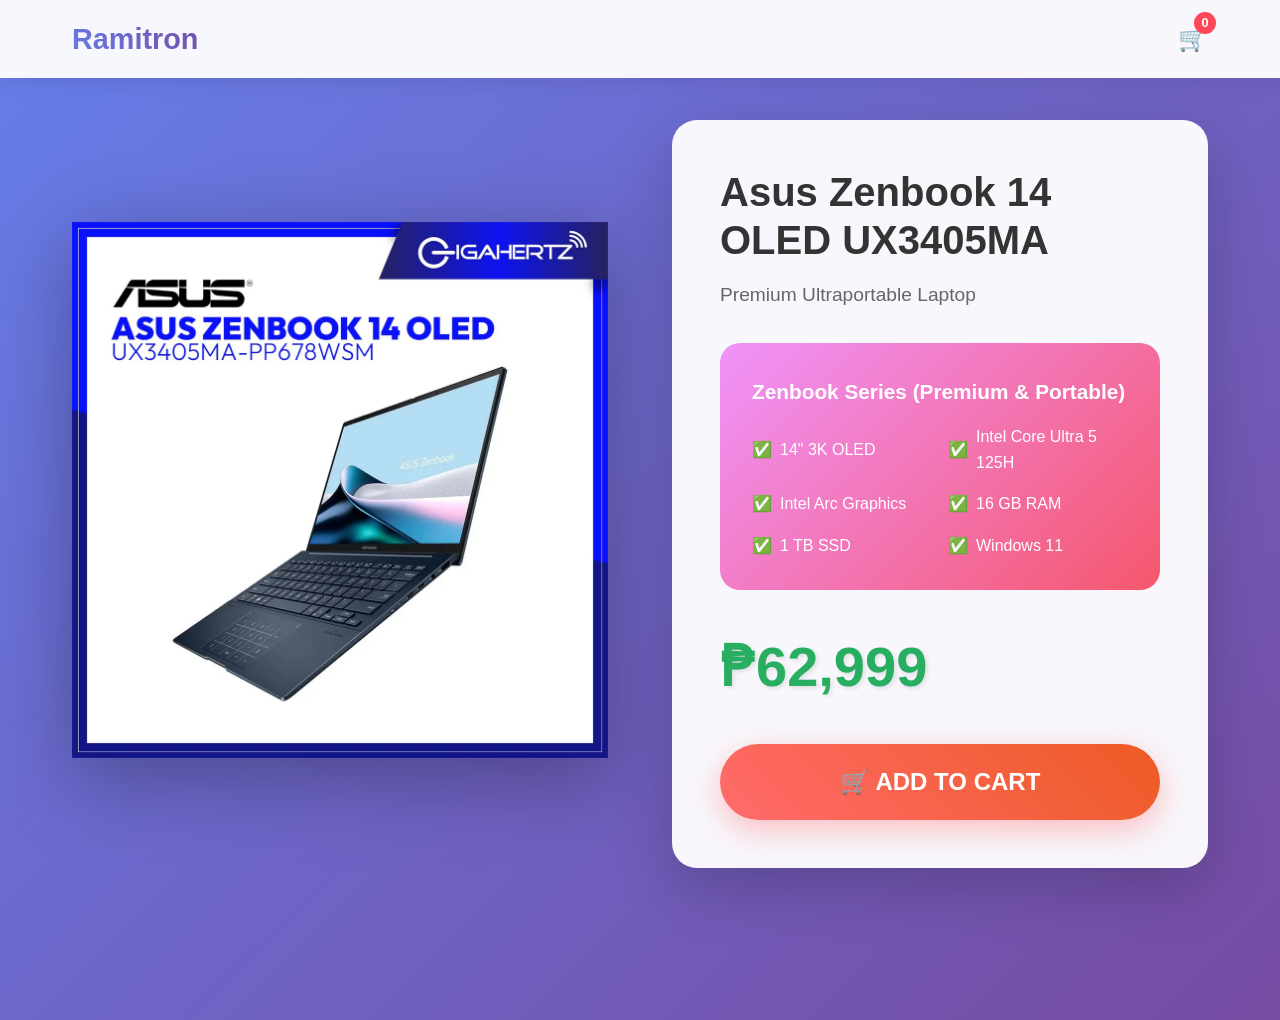
<file: A02/index.html>
<!DOCTYPE html>
<html lang="en">

<head>
    <meta charset="UTF-8">
    <meta name="viewport" content="width=device-width, initial-scale=1.0">
    <title>Ramitron - Asus Zenbook 14 OLED</title>
    <style>
        * {
            margin: 0;
            padding: 0;
            box-sizing: border-box;
        }

        body {
            font-family: 'Arial', sans-serif;
            line-height: 1.6;
            color: #333;
            background: linear-gradient(135deg, #667eea 0%, #764ba2 100%);
            min-height: 100vh;
        }

        header {
            background: rgba(255, 255, 255, 0.95);
            backdrop-filter: blur(10px);
            padding: 1rem 0;
            position: fixed;
            width: 100%;
            top: 0;
            z-index: 1000;
            box-shadow: 0 2px 20px rgba(0, 0, 0, 0.1);
        }

        nav {
            max-width: 1200px;
            margin: 0 auto;
            display: flex;
            justify-content: space-between;
            align-items: center;
            padding: 0 2rem;
        }

        .logo {
            font-size: 1.8rem;
            font-weight: bold;
            background: linear-gradient(45deg, #667eea, #764ba2);
            -webkit-background-clip: text;
            -webkit-text-fill-color: transparent;
            background-clip: text;
        }

        .cart {
            position: relative;
            cursor: pointer;
            font-size: 1.5rem;
        }

        .cart-count {
            position: absolute;
            top: -8px;
            right: -8px;
            background: #ff4757;
            color: white;
            border-radius: 50%;
            width: 22px;
            height: 22px;
            font-size: 0.8rem;
            display: flex;
            align-items: center;
            justify-content: center;
            font-weight: bold;
        }

        .hero {
            max-width: 1200px;
            margin: 120px auto 0;
            padding: 0 2rem;
            display: grid;
            grid-template-columns: 1fr 1fr;
            gap: 4rem;
            align-items: center;
            min-height: 70vh;
        }

        .product-image {
            text-align: center;
        }

       
        .laptop-img {
            width: 100%;
            max-width: 550px;
            height: auto;
            filter: drop-shadow(0 20px 40px rgba(0, 0, 0, 0.3));
           
        }

        @keyframes float {
            0%, 100% { transform: translateY(0px); }
            50% { transform: translateY(-20px); }
        }

        .product-info {
            background: rgba(255, 255, 255, 0.95);
            backdrop-filter: blur(20px);
            padding: 3rem;
            border-radius: 25px;
            box-shadow: 0 20px 60px rgba(0, 0, 0, 0.2);
        }

        .product-title {
            font-size: 2.5rem;
            margin-bottom: 1rem;
            color: #333;
            line-height: 1.2;
        }

        .product-subtitle {
            font-size: 1.2rem;
            color: #666;
            margin-bottom: 2rem;
        }

        .specs {
            background: linear-gradient(135deg, #f093fb 0%, #f5576c 100%);
            color: white;
            padding: 2rem;
            border-radius: 20px;
            margin: 2rem 0;
        }

        .specs h3 {
            margin-bottom: 1rem;
            font-size: 1.3rem;
        }

        .specs ul {
            list-style: none;
            display: grid;
            grid-template-columns: 1fr 1fr;
            gap: 1rem;
        }

        .specs li {
            display: flex;
            align-items: center;
            font-size: 1rem;
        }

        .specs li::before {
            content: "✅";
            margin-right: 0.5rem;
        }

        .product-price {
            font-size: 3.5rem;
            font-weight: bold;
            color: #27ae60;
            margin: 2rem 0;
            text-shadow: 2px 2px 4px rgba(0, 0, 0, 0.1);
        }

        .buy-btn {
            width: 100%;
            background: linear-gradient(45deg, #ff6b6b 0%, #ee5a24 100%);
            color: white;
            border: none;
            padding: 1.5rem;
            border-radius: 50px;
            font-size: 1.5rem;
            font-weight: bold;
            cursor: pointer;
            transition: all 0.3s;
            box-shadow: 0 10px 30px rgba(255, 107, 107, 0.4);
            text-transform: uppercase;
        }

        .buy-btn:hover {
            transform: translateY(-5px);
            box-shadow: 0 20px 40px rgba(255, 107, 107, 0.6);
        }

        .cart-modal {
            display: none;
            position: fixed;
            top: 0;
            left: 0;
            width: 100%;
            height: 100%;
            background: rgba(0, 0, 0, 0.9);
            z-index: 2000;
            backdrop-filter: blur(10px);
        }

        .cart-content {
            position: absolute;
            top: 50%;
            left: 50%;
            transform: translate(-50%, -50%);
            background: linear-gradient(135deg, #667eea 0%, #764ba2 100%);
            color: white;
            padding: 3rem;
            border-radius: 25px;
            max-width: 500px;
            width: 90%;
            text-align: center;
        }

        .close-cart {
            position: absolute;
            top: 1rem;
            right: 1.5rem;
            font-size: 2.5rem;
            cursor: pointer;
            color: white;
        }

        .cart-item {
            background: rgba(255, 255, 255, 0.2);
            padding: 2rem;
            border-radius: 15px;
            margin: 2rem 0;
        }

        .quantity-controls {
            display: flex;
            align-items: center;
            justify-content: center;
            gap: 1rem;
            margin: 1rem 0;
        }

        .quantity-btn {
            background: rgba(255, 255, 255, 0.3);
            border: none;
            width: 40px;
            height: 40px;
            border-radius: 50%;
            font-size: 1.2rem;
            cursor: pointer;
            color: white;
        }

        .total {
            font-size: 2rem;
            font-weight: bold;
            margin: 2rem 0;
            color: #ffd700;
        }

        .checkout-btn {
            width: 100%;
            background: linear-gradient(45deg, #27ae60 0%, #2ecc71 100%);
            color: white;
            border: none;
            padding: 1.5rem;
            border-radius: 50px;
            font-size: 1.2rem;
            font-weight: bold;
            cursor: pointer;
            text-transform: uppercase;
        }

        @media (max-width: 768px) {
            .hero {
                grid-template-columns: 1fr;
                margin-top: 100px;
                text-align: center;
            }
            .product-title { font-size: 2rem; }
            .specs ul { grid-template-columns: 1fr; }
        }
    </style>
</head>

<body>

    <header>
        <nav>
            <div class="logo">Ramitron</div>
            <div class="cart" onclick="toggleCart()">
                🛒
                <span class="cart-count" id="cartCount">0</span>
            </div>
        </nav>
    </header>

    <section class="hero">
        <div class="product-image">
            <img src="asus-zenbook-14-oled-ux3405ma-pp678wsm-14-oled-intel-core-ultra-5-125h-intel-arc-graphics-16-gb-ram-1-tb-ssd-win-11-asus-gigahertz-431881.webp" 
                 alt="Asus Zenbook 14 OLED" 
                 class="laptop-img">
        </div>

        <div class="product-info">
            <h1 class="product-title">Asus Zenbook 14 OLED UX3405MA</h1>
            <p class="product-subtitle">Premium Ultraportable Laptop</p>

            <div class="specs">
                <h3>Zenbook Series (Premium & Portable)</h3>
                <ul>
                    <li>14" 3K OLED</li>
                    <li>Intel Core Ultra 5 125H</li>
                    <li>Intel Arc Graphics</li>
                    <li>16 GB RAM</li>
                    <li>1 TB SSD</li>
                    <li>Windows 11</li>
                </ul>
            </div>

            <div class="product-price">₱62,999</div>

            <button class="buy-btn" onclick="addToCart()">
                🛒 Add to Cart
            </button>
        </div>
    </section>

    <div class="cart-modal" id="cartModal">
        <div class="cart-content">
            <span class="close-cart" onclick="toggleCart()">&times;</span>
            <h2>🛒 Shopping Cart</h2>
            <div id="cartItems" class="cart-item">
                <p>Your cart is empty</p>
            </div>
            <div class="total" id="cartTotal">Total: ₱0</div>
            <button class="checkout-btn" onclick="checkout()">💳 Buy Now - Proceed to Payment</button>
        </div>
    </div>

    <script>
        let cartQuantity = 0;
        const laptopPrice = 62999;

        function updateCartCount() {
            document.getElementById('cartCount').textContent = cartQuantity;
        }

        function addToCart() {
            cartQuantity++;
            updateCartCount();
            showNotification('✅ Zenbook added to cart!');
            renderCart();
        }

        function toggleCart() {
            const modal = document.getElementById('cartModal');
            modal.style.display = modal.style.display === 'block' ? 'none' : 'block';
        }

        function renderCart() {
            const cartItems = document.getElementById('cartItems');
            const total = cartQuantity * laptopPrice;

            if (cartQuantity === 0) {
                cartItems.innerHTML = '<p>Your cart is empty 😢</p>';
                document.getElementById('cartTotal').textContent = 'Total: ₱0';
            } else {
                cartItems.innerHTML = `
                    <h3>ASUS Zenbook 14 OLED</h3>
                    <div class="quantity-controls">
                        <button class="quantity-btn" onclick="changeQuantity(-1)">−</button>
                        <span style="font-size: 1.5rem; font-weight: bold;">${cartQuantity}</span>
                        <button class="quantity-btn" onclick="changeQuantity(1)">+</button>
                    </div>
                    <p>₱${laptopPrice.toLocaleString()} x ${cartQuantity}</p>
                `;
                document.getElementById('cartTotal').textContent = `Total: ₱${total.toLocaleString()}`;
            }
        }

        function changeQuantity(delta) {
            cartQuantity = Math.max(0, cartQuantity + delta);
            updateCartCount();
            renderCart();
        }

        function checkout() {
            if (cartQuantity === 0) return alert('Cart is empty!');
            const total = cartQuantity * laptopPrice;
            if (confirm(`Total: ₱${total.toLocaleString()}\nProceed to payment?`)) {
                alert(`PURCHASE SUCCESSFUL!\nOrder #${Math.floor(Math.random() * 1000000)}`);
                cartQuantity = 0;
                updateCartCount();
                toggleCart();
            }
        }

        function showNotification(message) {
            const notification = document.createElement('div');
            notification.style.cssText = `
                position: fixed; top: 100px; right: 20px;
                background: #27ae60; color: white; padding: 1rem;
                border-radius: 10px; z-index: 3000; font-weight: bold;
                animation: slideIn 0.4s ease forwards;
            `;
            notification.textContent = message;
            document.body.appendChild(notification);
            setTimeout(() => {
                notification.style.animation = 'slideOut 0.4s ease forwards';
                setTimeout(() => notification.remove(), 400);
            }, 2000);
        }

        const style = document.createElement('style');
        style.textContent = `
            @keyframes slideIn { from { transform: translateX(100%); } to { transform: translateX(0); } }
            @keyframes slideOut { from { transform: translateX(0); } to { transform: translateX(100%); } }
        `;
        document.head.appendChild(style);
    </script>
</body>
</html>
</file>
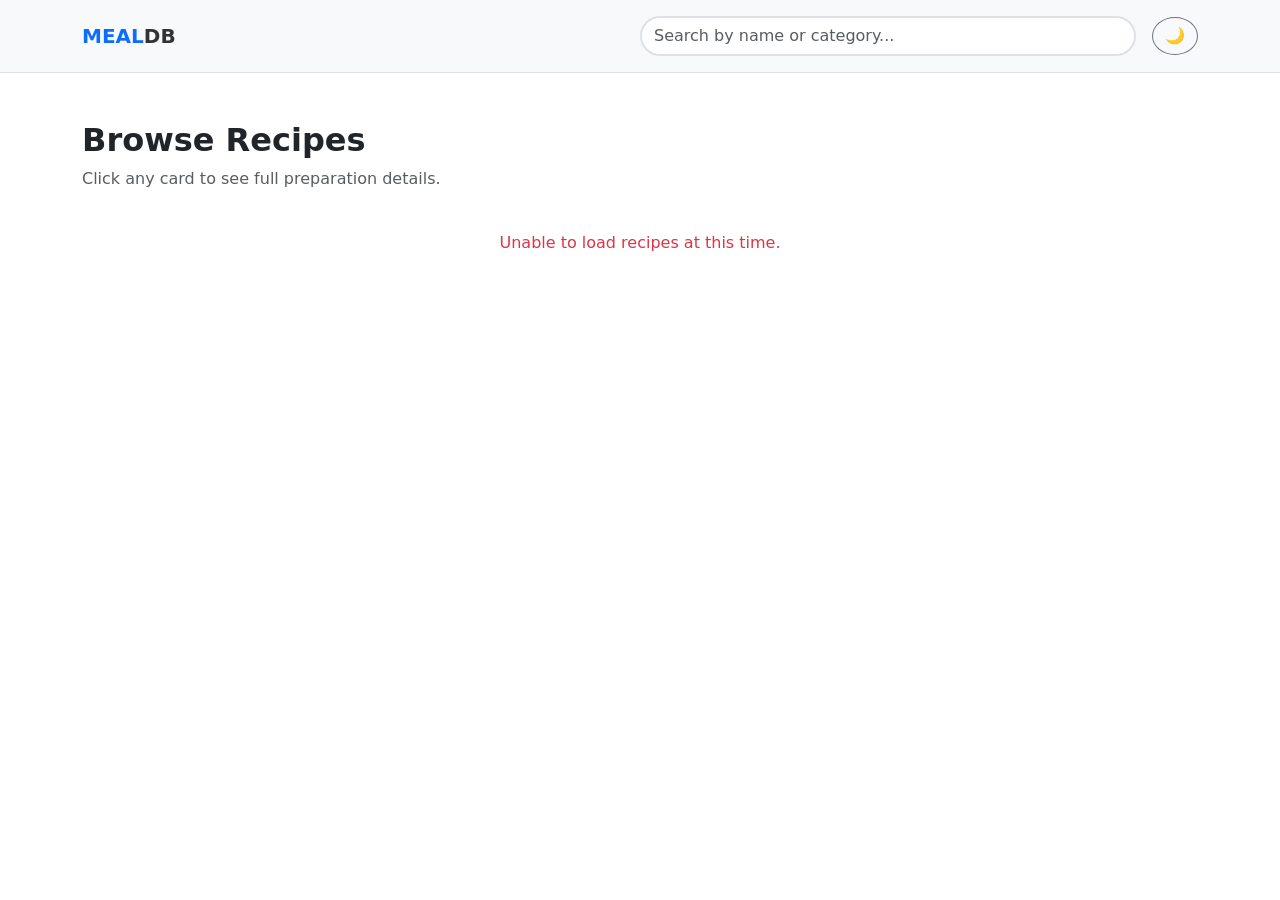
<file: MIDTERM/index.html>
<!DOCTYPE html>
<html lang="en">

<head>
    <meta charset="UTF-8">
    <meta name="viewport" content="width=device-width, initial-scale=1.0">
    <title>Recipe Discovery</title>
    <link href="https://cdn.jsdelivr.net/npm/bootstrap@5.3.0/dist/css/bootstrap.min.css" rel="stylesheet">
    <link rel="stylesheet" href="style.css">

    <style>
        [data-bs-theme="dark"] .instruction-full {
            color: white !important;
        }

        [data-bs-theme="dark"] .navbar-brand span {
            color: white !important;
        }


    </style>

</head>

<body class="bg-body" id="main-body" data-bs-theme="light"></body>

    <nav class="navbar navbar-expand-lg border-bottom sticky-top py-3 bg-body-tertiary">
        <div class="container">
            <a class="navbar-brand fw-bold text-primary" href="#">MEAL<span>DB</span></a>

        <div class="d-flex align-items-center gap-3 w-50">
            <input class="form-control rounded-pill border-2" type="search" id="searchInput"
                placeholder="Search by name or category...">

             <button class="btn btn-outline-secondary rounded-circle" id="themeToggler" onclick="toggleTheme()">
            🌙
            </button>
        </div>
    </div>
</nav>

<div class="container my-5">
    <div class="row mb-4">
        <div class="col-12">
            <h2 class="fw-bold">Browse Recipes</h2>
            <p class="text-muted">Click any card to see full preparation details.</p>
        </div>
    </div>
    <div id="meal-container" class="row g-4">
        <div class="text-center py-5">
            <div class="spinner-border text-primary" role="status"></div>
        </div>
    </div>
</div>

<div class="modal fade" id="recipeModal" tabindex="-1" aria-hidden="true">
    <div class="modal-dialog modal-dialog-centered modal-lg">
        <div class="modal-content border-0 shadow-lg">
            <div class="modal-header border-0 pb-0">
                <button type="button" class="btn-close" data-bs-dismiss="modal" aria-label="Close"></button>
            </div>
            <div class="modal-body pt-0 text-light opacity-75" id="modal-content">
            </div>
        </div>
    </div>
</div>

<script src="https://cdn.jsdelivr.net/npm/bootstrap@5.3.0/dist/js/bootstrap.bundle.min.js"></script>

<script>
    function toggleTheme() {
        const body = document.getElementById('main-body');
        const btn = document.getElementById('themeToggler');

        if (body.getAttribute('data-bs-theme') === 'light') {
            body.setAttribute('data-bs-theme', 'dark');
            btn.innerHTML = '☀️';
            btn.classList.replace('btn-outline-secondary', 'btn-outline-warning');
        } else {
            body.setAttribute('data-bs-theme', 'light');
            btn.innerHTML = '🌙';
            btn.classList.replace('btn-outline-warning', 'btn-outline-secondary');
        }
    }
</script>

<script src="script.js"></script>
</body>

</html>
</file>
<file: MIDTERM/style.css>
body {
    font-family: 'Inter', system-ui, -apple-system, sans-serif;
}

.navbar-brand span {
    color: #333;
}

/* Card Styling */
.meal-card {
    cursor: pointer;
    border: 1px solid #f0f0f0;
    border-radius: 16px;
    transition: all 0.3s ease;
    overflow: hidden;
}

.meal-card:hover {
    transform: translateY(-8px);
    box-shadow: 0 12px 24px rgba(0,0,0,0.08);
    border-color: #0d6efd;
}

.meal-img {
    height: 220px;
    object-fit: cover;
}

/* Modal Styling */
.modal-main-img {
    width: 100%;
    max-height: 400px;
    object-fit: cover;
    border-radius: 12px;
    margin-bottom: 20px;
}

.instruction-full {
    line-height: 1.8;
    white-space: pre-line; /* Preserves line breaks from the API */
    color: #444;
}

#searchInput:focus {
    box-shadow: 0 0 0 0.25rem rgba(13, 110, 253, 0.15);
}
</file>
